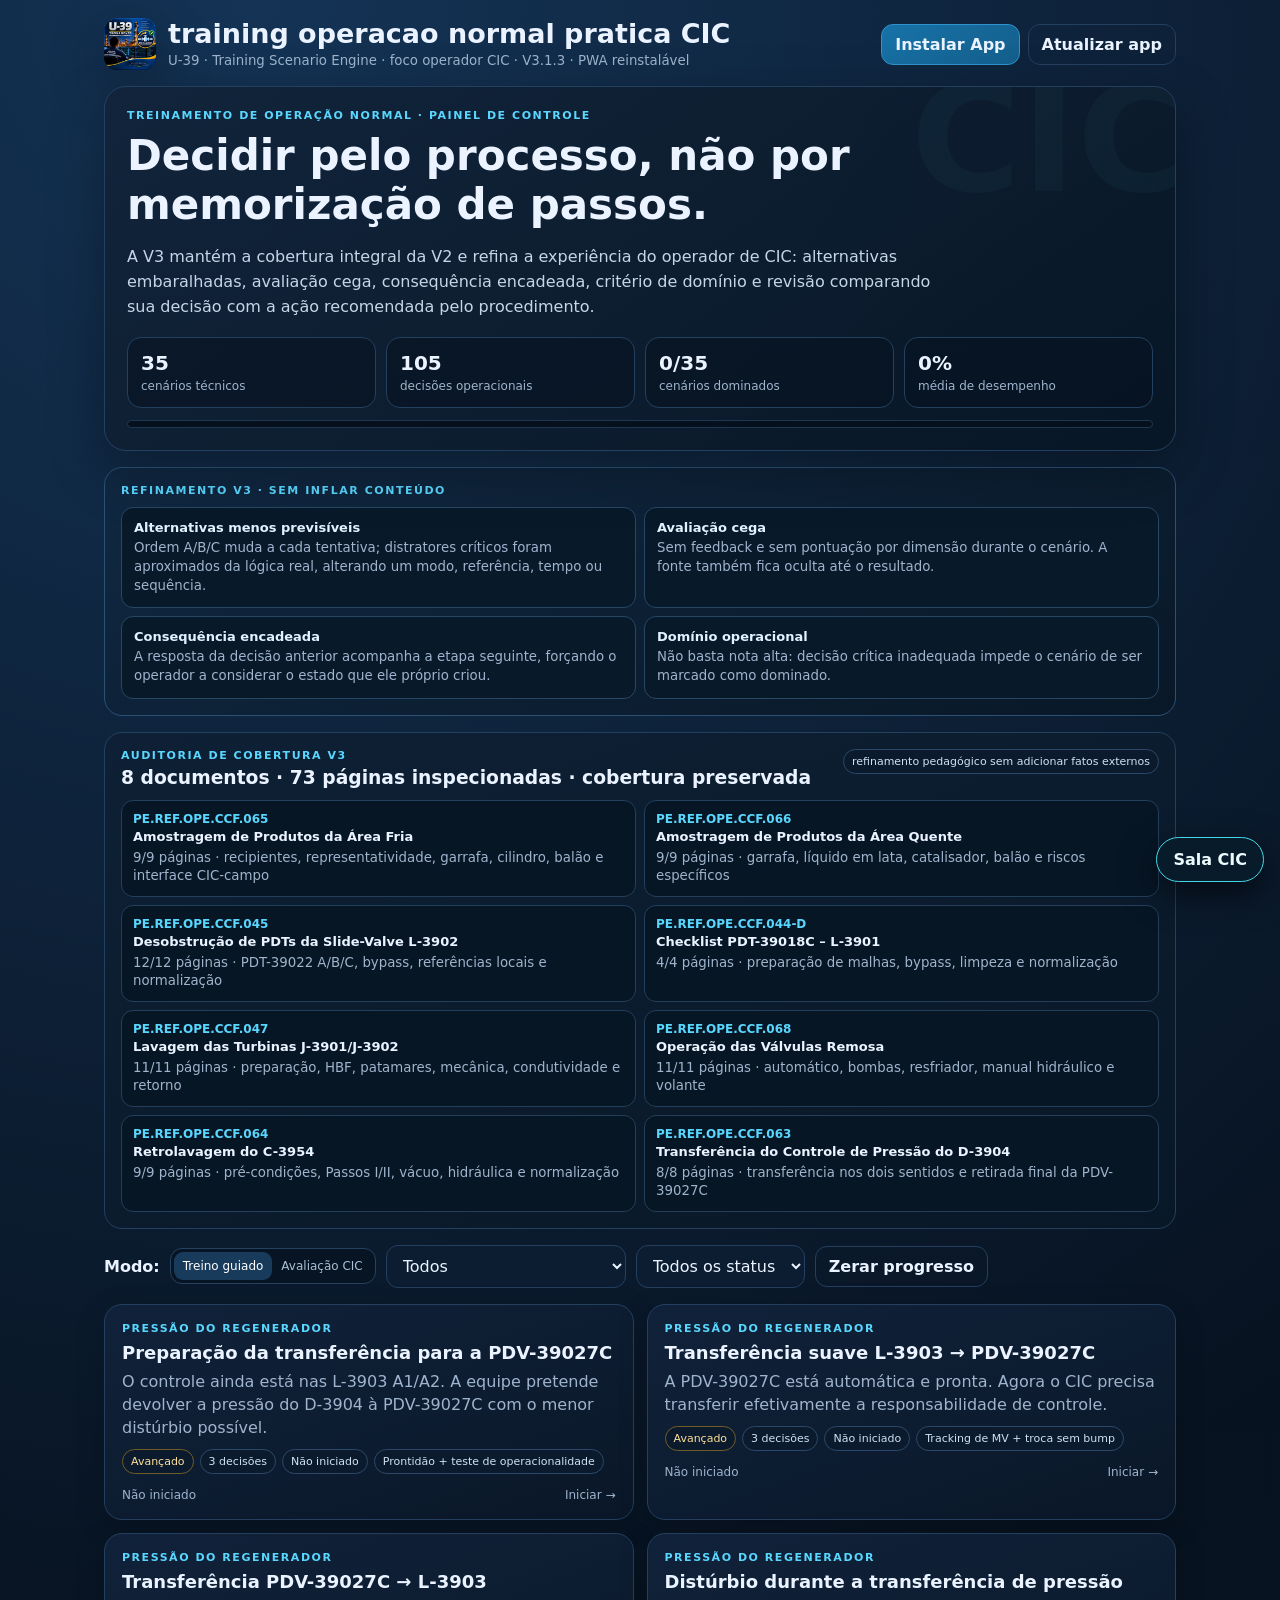
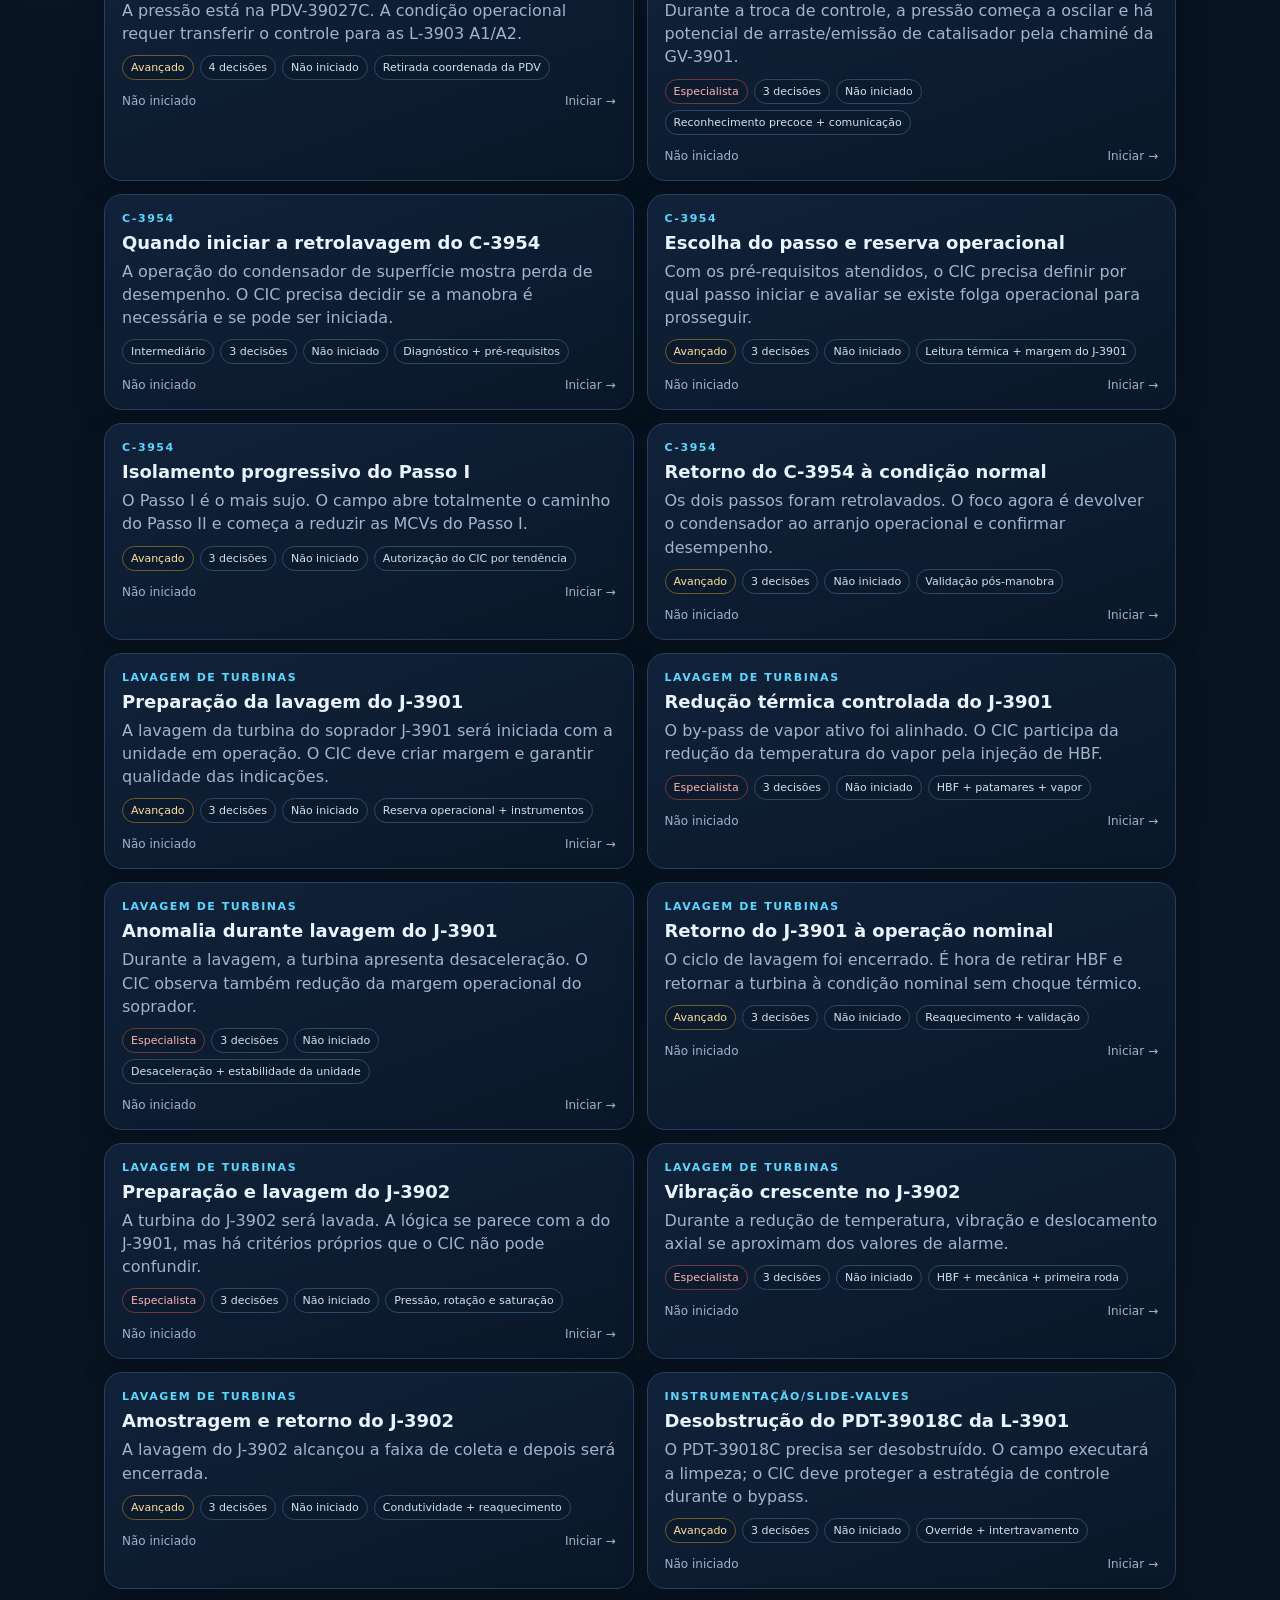
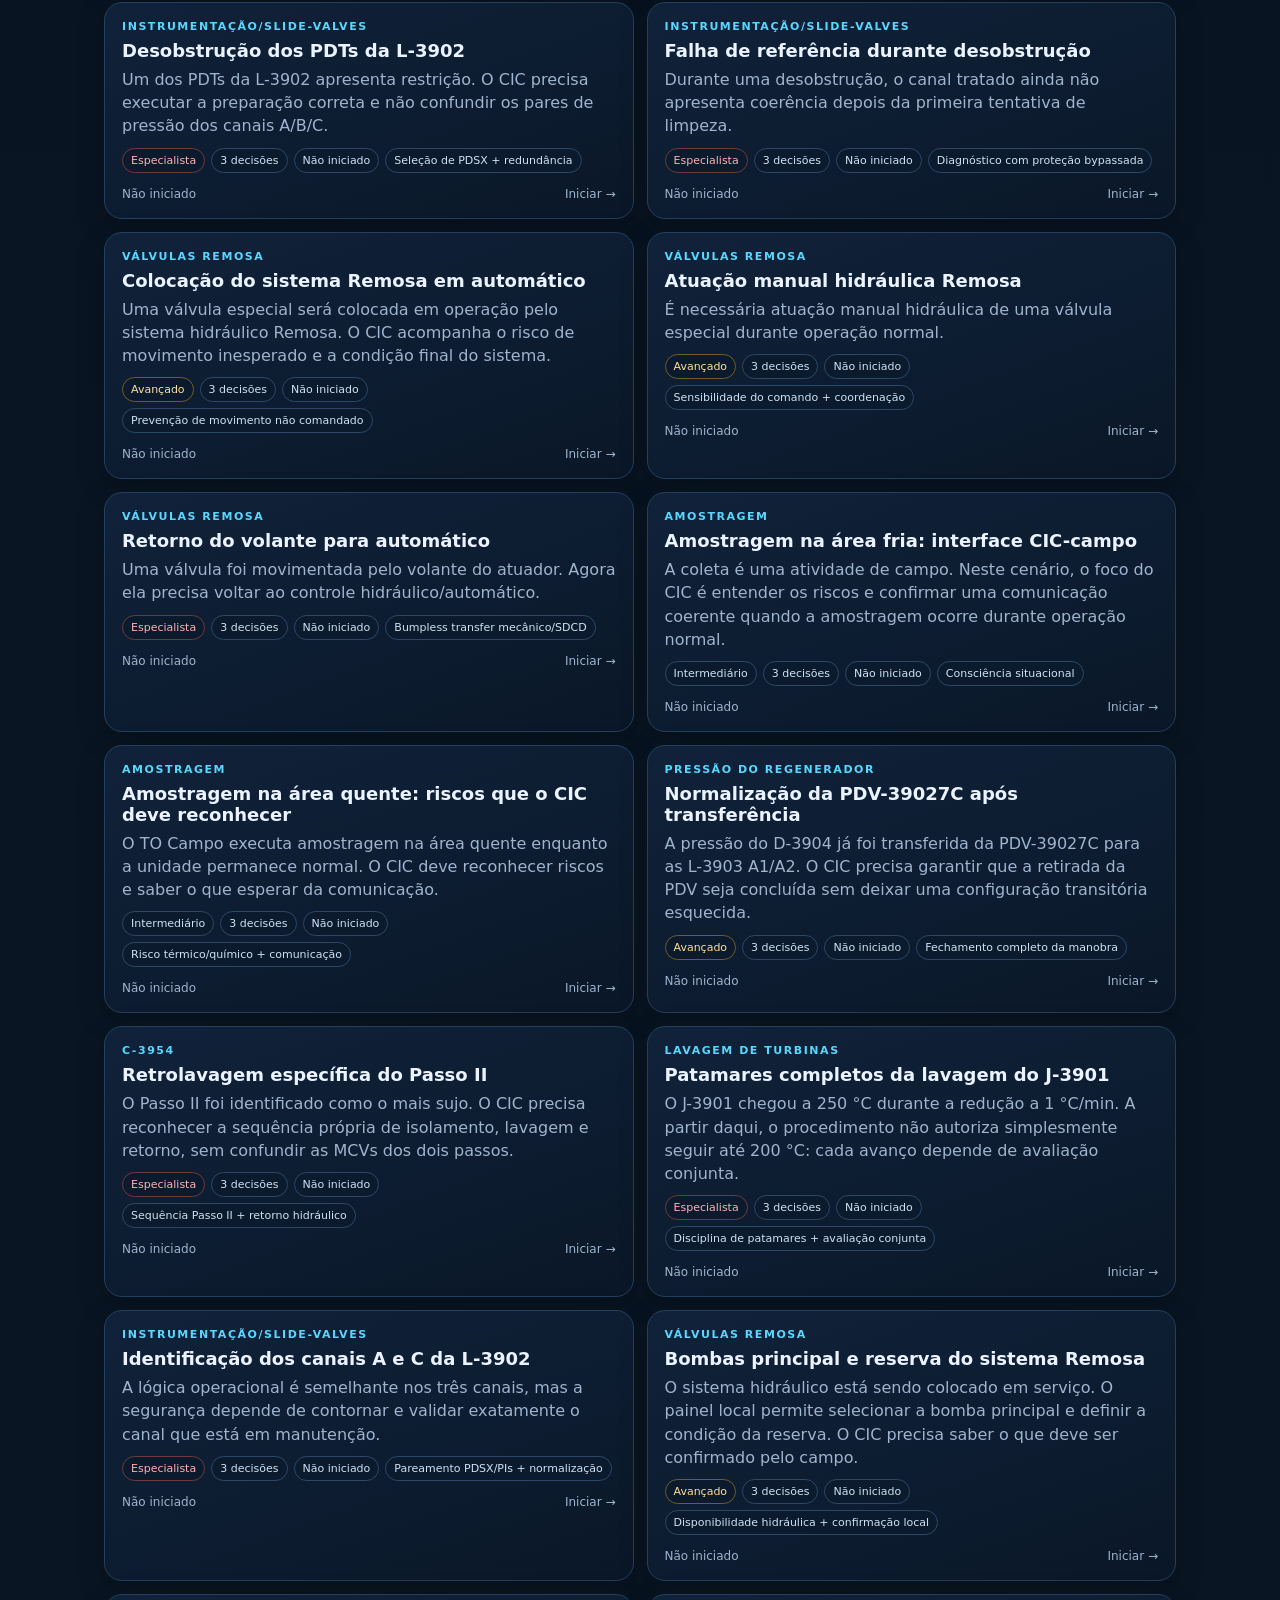
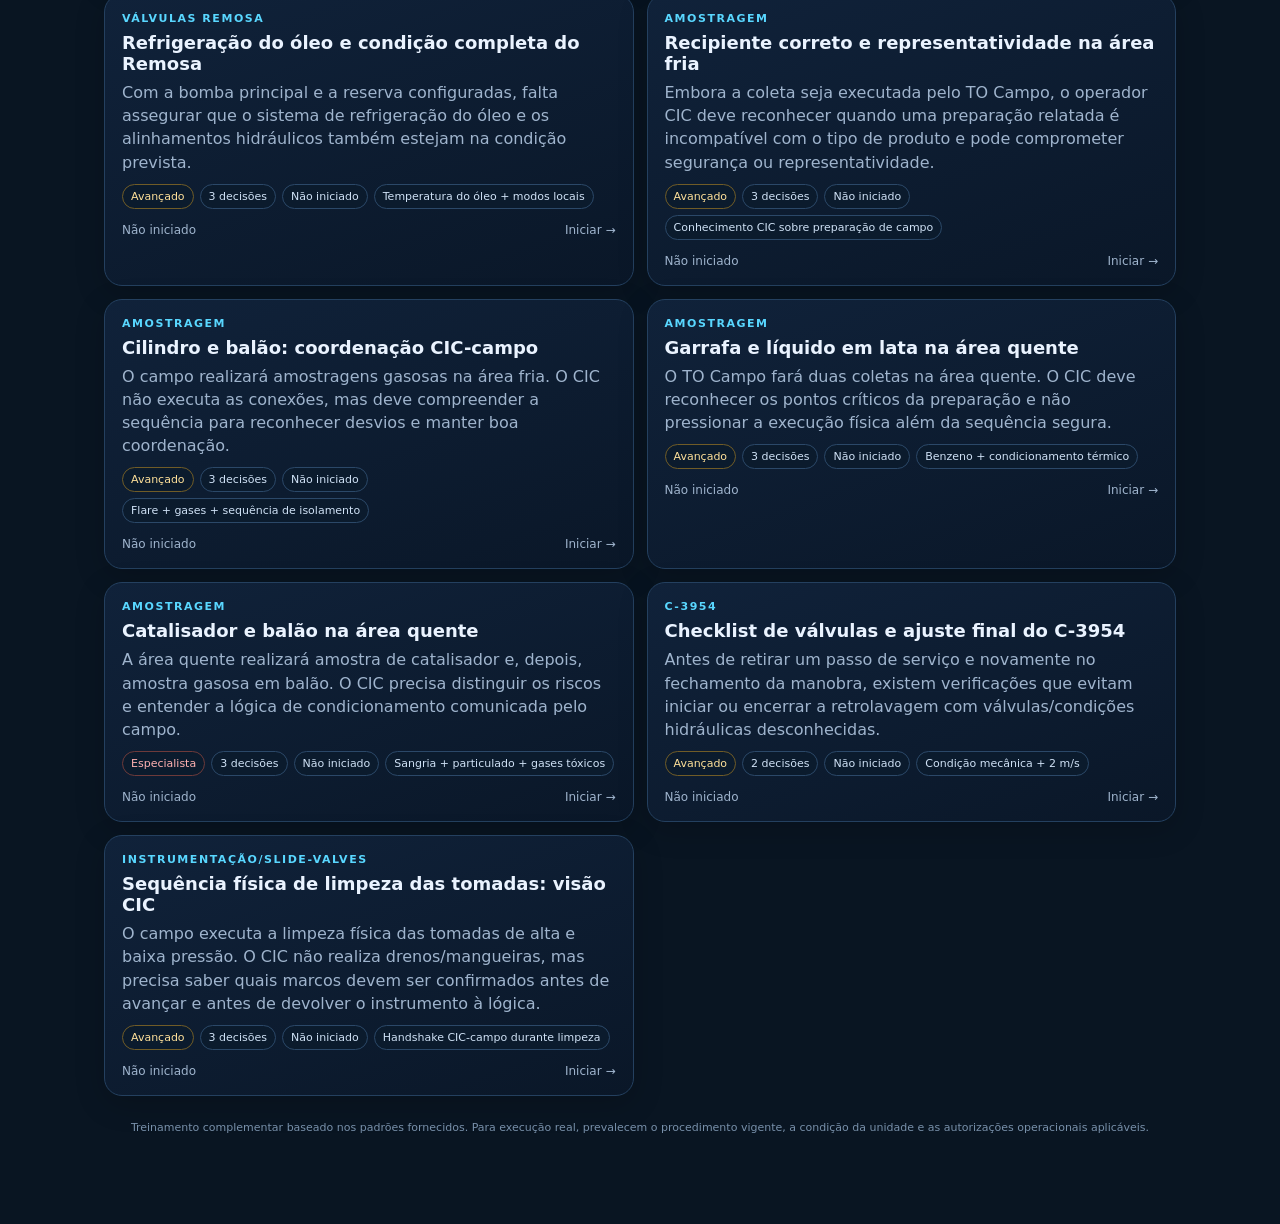
<file: index.html>
<!doctype html>
<html lang="pt-BR">
<head>
  <meta charset="utf-8" />
  <meta name="viewport" content="width=device-width,initial-scale=1,viewport-fit=cover" />
  <meta name="theme-color" content="#07111f" />
  <meta name="mobile-web-app-capable" content="yes" />
  <meta name="apple-mobile-web-app-capable" content="yes" />
  <meta name="apple-mobile-web-app-status-bar-style" content="black-translucent" />
  <meta name="apple-mobile-web-app-title" content="Operação Normal CIC" />

  <link rel="manifest" href="manifest.json" />
  <link rel="icon" type="image/png" sizes="192x192" href="icon-192.png" />
  <link rel="apple-touch-icon" href="icon-192.png" />
  <link rel="stylesheet" href="styles.css" />

  <title>training operacao normal pratica CIC</title>

  <!-- Captura o evento de instalação o mais cedo possível -->
  <script src="pwa.js"></script>
</head>
<body>
  <div id="app"></div>
  <script src="app.js" defer></script>
  <script src="sala-cic.js" defer></script>
</body>
</html>
</file>
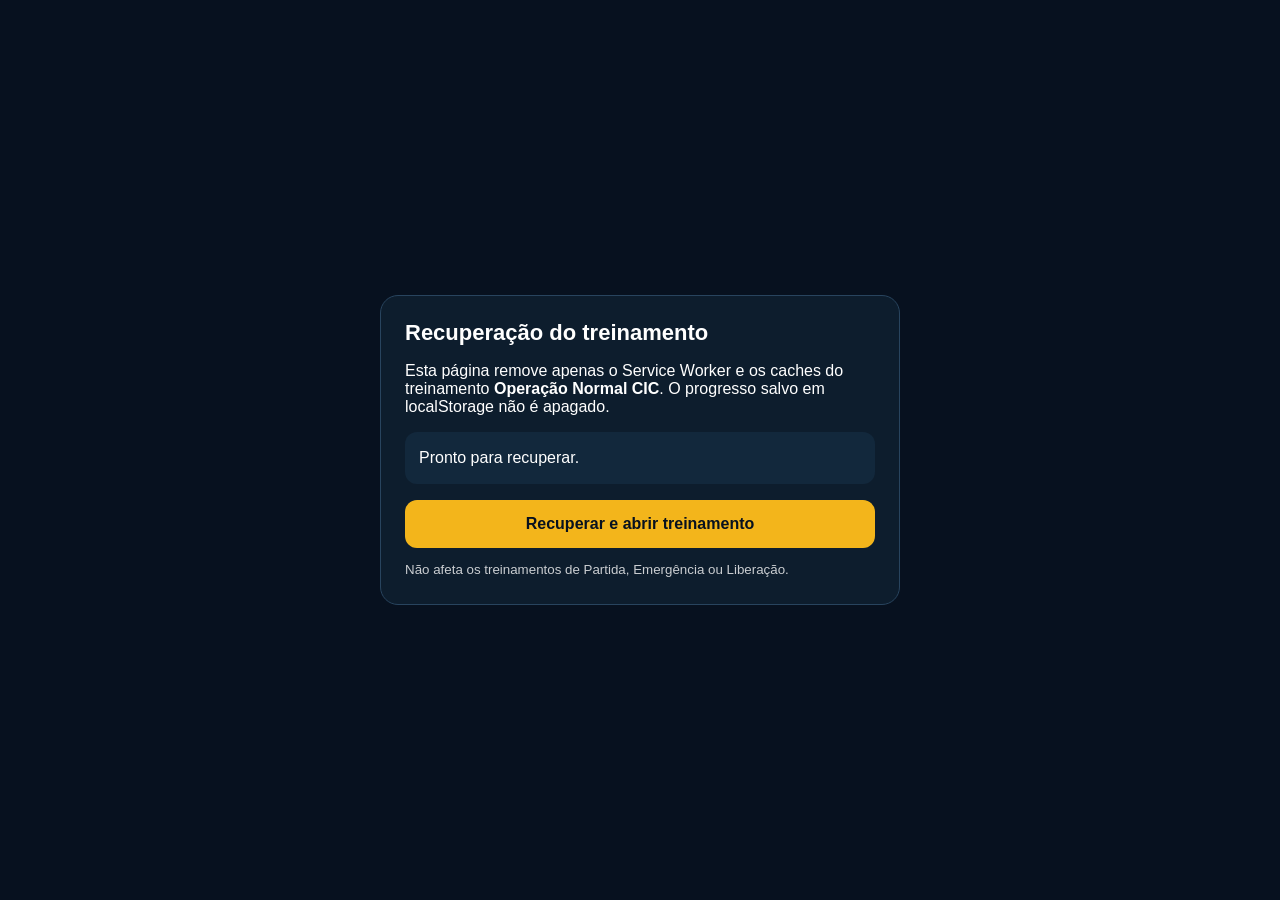
<file: reset.html>
<!doctype html>
<html lang="pt-BR">
<head>
<meta charset="utf-8">
<meta name="viewport" content="width=device-width,initial-scale=1">
<meta name="theme-color" content="#07111f">
<title>Recuperar Operação Normal CIC</title>
<style>
body{margin:0;background:#07111f;color:#fff;font-family:Arial,sans-serif;min-height:100vh;display:grid;place-items:center}
main{width:min(92%,520px);background:#0d1d2d;border:1px solid #28445e;border-radius:18px;padding:24px;box-sizing:border-box}
h1{font-size:22px;margin:0 0 12px}.status{padding:14px;border-radius:12px;background:#12283c;margin:16px 0;line-height:1.5}
button{width:100%;padding:15px;border:0;border-radius:12px;font-weight:700;font-size:16px;background:#f3b51b;color:#07111f}
small{display:block;margin-top:12px;opacity:.78;line-height:1.45}
</style>
</head>
<body>
<main>
<h1>Recuperação do treinamento</h1>
<p>Esta página remove apenas o Service Worker e os caches do treinamento <b>Operação Normal CIC</b>. O progresso salvo em localStorage não é apagado.</p>
<div id="status" class="status">Pronto para recuperar.</div>
<button id="go">Recuperar e abrir treinamento</button>
<small>Não afeta os treinamentos de Partida, Emergência ou Liberação.</small>
</main>
<script>
const APP_PATH='/training-operacao-normal-pratica-CIC/';
const CACHE_PREFIX='training-operacao-normal-cic-';
const statusEl=document.getElementById('status');

document.getElementById('go').onclick=async()=>{
  const btn=document.getElementById('go');
  btn.disabled=true;
  statusEl.textContent='Removendo cache antigo...';

  try{
    if('serviceWorker' in navigator){
      const regs=await navigator.serviceWorker.getRegistrations();
      const own=regs.filter(r=>r.scope && r.scope.includes(APP_PATH));
      await Promise.all(own.map(r=>r.unregister()));
    }

    if('caches' in window){
      const keys=await caches.keys();
      await Promise.all(
        keys.filter(k=>k.startsWith(CACHE_PREFIX)).map(k=>caches.delete(k))
      );
    }

    statusEl.textContent='Recuperação concluída. Abrindo versão limpa...';
    setTimeout(()=>{
      location.replace(APP_PATH+'?recovery='+Date.now());
    },500);
  }catch(err){
    console.error(err);
    statusEl.textContent='Não foi possível limpar automaticamente. Abra as configurações do Chrome e limpe os dados do site robexter.github.io.';
    btn.disabled=false;
  }
};
</script>
</body>
</html>
</file>
<file: styles.css>
:root{--bg:#07111f;--panel:#0c1a2c;--panel2:#11243a;--line:#24405f;--text:#eaf3ff;--muted:#9fb4cd;--cyan:#59d7ff;--green:#53e39c;--amber:#ffd166;--red:#ff6b6b;--blue:#76a8ff;--shadow:0 18px 55px rgba(0,0,0,.3)}
*{box-sizing:border-box} html{background:var(--bg);color-scheme:dark} body{margin:0;font-family:Inter,ui-sans-serif,system-ui,-apple-system,Segoe UI,Roboto,Arial,sans-serif;background:radial-gradient(circle at 20% 0,#143355 0,transparent 28%),linear-gradient(180deg,#07111f,#091522 70%);color:var(--text);min-height:100vh}
button,select{font:inherit}.app{max-width:1100px;margin:0 auto;padding:18px 14px 90px}.topbar{display:flex;justify-content:space-between;gap:12px;align-items:center;margin-bottom:16px}.brand{display:flex;align-items:center;gap:12px}.brand img{width:52px;height:52px;border-radius:13px;box-shadow:var(--shadow)}.brand h1{font-size:clamp(18px,4vw,27px);margin:0;line-height:1.05}.brand small{display:block;color:var(--muted);margin-top:5px}.actions{display:flex;gap:8px;flex-wrap:wrap;justify-content:flex-end}.btn{border:1px solid var(--line);background:#10243a;color:var(--text);padding:10px 13px;border-radius:12px;cursor:pointer;font-weight:700}.btn:hover{border-color:#3c638f}.btn.primary{background:linear-gradient(135deg,#1772a8,#145f8c);border-color:#2e93cd}.btn.good{background:#123e32;border-color:#246d55}.btn.warn{background:#4a3813;border-color:#84631e}.btn.ghost{background:transparent}.btn:disabled{opacity:.45;cursor:not-allowed}.hero{border:1px solid var(--line);background:linear-gradient(145deg,rgba(17,36,58,.95),rgba(8,22,37,.97));border-radius:22px;padding:22px;box-shadow:var(--shadow);overflow:hidden;position:relative}.hero:after{content:"CIC";position:absolute;right:-12px;top:-35px;font-size:150px;font-weight:900;color:rgba(89,215,255,.035);pointer-events:none}.eyebrow{text-transform:uppercase;letter-spacing:.14em;font-size:11px;color:var(--cyan);font-weight:800}.hero h2{font-size:clamp(24px,6vw,42px);margin:9px 0 9px;max-width:780px}.hero p{color:#c5d6e8;max-width:820px;line-height:1.55}.kpis{display:grid;grid-template-columns:repeat(4,1fr);gap:10px;margin-top:18px}.kpi{border:1px solid var(--line);background:rgba(6,17,31,.55);border-radius:14px;padding:13px}.kpi b{font-size:20px;display:block}.kpi span{font-size:12px;color:var(--muted)}.toolbar{display:flex;gap:10px;align-items:center;flex-wrap:wrap;margin:16px 0}.toolbar select{background:#0c1d31;color:var(--text);border:1px solid var(--line);padding:10px 12px;border-radius:12px}.grid{display:grid;grid-template-columns:repeat(2,minmax(0,1fr));gap:13px}.card{border:1px solid var(--line);background:linear-gradient(160deg,#10223a,#0a1728);border-radius:18px;padding:17px;box-shadow:0 8px 30px rgba(0,0,0,.18)}.card h3{margin:7px 0 7px;font-size:18px}.card p{margin:0;color:var(--muted);line-height:1.45}.badges{display:flex;flex-wrap:wrap;gap:6px;margin:10px 0}.badge{display:inline-flex;border:1px solid #2b4868;background:#0b1b2d;padding:5px 8px;border-radius:999px;font-size:11px;color:#cfe1f5}.badge.critical{border-color:#6d3a3a;color:#ffb1b1}.badge.medium{border-color:#705c27;color:#ffe19a}.scenario-card{cursor:pointer;transition:.2s}.scenario-card:hover{transform:translateY(-2px);border-color:#3c638f}.scenario-card.done{box-shadow:inset 4px 0 var(--green)}.scenario-card .foot{display:flex;justify-content:space-between;align-items:center;margin-top:14px;color:#9fb4cd;font-size:12px}.progress{height:8px;background:#06101d;border:1px solid #1e3854;border-radius:999px;overflow:hidden}.progress>i{display:block;height:100%;background:linear-gradient(90deg,var(--cyan),var(--green));width:0}.stage-shell{display:grid;grid-template-columns:minmax(0,1fr) 310px;gap:14px}.panel{border:1px solid var(--line);background:linear-gradient(160deg,#10223a,#0a1728);border-radius:18px;padding:17px}.panel h2,.panel h3{margin-top:0}.stategrid{display:grid;grid-template-columns:repeat(2,1fr);gap:8px}.statebox{background:#071625;border:1px solid #213d5a;border-radius:12px;padding:11px}.statebox span{display:block;color:var(--muted);font-size:11px}.statebox b{display:block;margin-top:4px;font-size:14px}.trend{font-size:12px;margin-left:4px}.trend.up{color:var(--red)}.trend.down{color:var(--amber)}.trend.stable{color:var(--green)}.decision{margin-top:14px}.decision h3{font-size:20px;line-height:1.35}.context{color:#c8d8e8;line-height:1.5;background:#091a2c;border-left:3px solid var(--cyan);padding:12px;border-radius:0 10px 10px 0}.options{display:grid;gap:9px;margin-top:14px}.option{text-align:left;border:1px solid #294866;background:#0c2035;color:#eaf3ff;border-radius:14px;padding:13px;cursor:pointer;line-height:1.4}.option:hover{border-color:#4d79a5;background:#102a46}.option.selected.correct{border-color:#2d9b6b;background:#10382c}.option.selected.partial{border-color:#a47720;background:#403114}.option.selected.wrong{border-color:#a54343;background:#3b1a22}.option:disabled{cursor:default;opacity:.92}.feedback{margin-top:12px;border-radius:14px;padding:13px;border:1px solid #28445f;background:#0a1b2b}.feedback.good{border-color:#286c52}.feedback.warn{border-color:#7a5a21}.feedback.bad{border-color:#773737}.feedback b{display:block;margin-bottom:5px}.metrics{display:grid;grid-template-columns:1fr 1fr;gap:8px}.metric{padding:10px;border:1px solid #223c58;border-radius:12px;background:#071625}.metric span{font-size:11px;color:var(--muted);display:block}.metric b{font-size:18px}.source{margin-top:12px;border-top:1px dashed #28445f;padding-top:11px;font-size:12px;color:#91a8c1}.source strong{color:#cfe1f5}.statusline{display:flex;justify-content:space-between;gap:12px;align-items:center;margin-bottom:12px}.breadcrumbs{font-size:12px;color:var(--muted)}.modebar{display:flex;align-items:center;gap:8px}.switch{display:inline-flex;background:#061423;border:1px solid #25435f;border-radius:12px;padding:3px}.switch button{border:0;background:transparent;color:#a9bfd6;padding:7px 9px;border-radius:9px;cursor:pointer;font-size:12px}.switch button.on{background:#183a5b;color:white}.final-grid{display:grid;grid-template-columns:repeat(5,1fr);gap:8px;margin:14px 0}.score-big{font-size:52px;font-weight:900}.score-big small{font-size:18px;color:var(--muted)}.review-list{display:grid;gap:8px}.review{border:1px solid #29445f;background:#091a2b;border-radius:12px;padding:11px}.review b{display:block}.review small{color:var(--muted)}.notice{margin:14px 0;padding:12px;border:1px solid #644f22;background:#34290f;border-radius:13px;color:#ffe7a9}.footer-note{color:#7890aa;font-size:11px;text-align:center;margin-top:25px}.hidden{display:none!important}
@media(max-width:820px){.stage-shell{grid-template-columns:1fr}.side{order:-1}.grid{grid-template-columns:1fr}.kpis{grid-template-columns:1fr 1fr}.final-grid{grid-template-columns:1fr 1fr}.topbar{align-items:flex-start}.actions{max-width:180px}.brand img{width:46px;height:46px}}
@media(max-width:520px){.app{padding:12px 10px 90px}.hero{padding:17px}.kpis{grid-template-columns:1fr 1fr}.stategrid{grid-template-columns:1fr}.btn{padding:9px 10px}.actions .btn.ghost{display:none}.score-big{font-size:44px}}
.coverage{margin:16px 0;border:1px solid var(--line);background:linear-gradient(160deg,#0e2035,#091827);border-radius:18px;padding:16px}.coverage-head{display:flex;justify-content:space-between;gap:12px;align-items:flex-start;margin-bottom:12px}.coverage-head h3{margin:5px 0 0}.coverage-grid{display:grid;grid-template-columns:repeat(2,minmax(0,1fr));gap:8px}.coverage-item{border:1px solid #223f5c;background:#071625;border-radius:12px;padding:11px}.coverage-item b,.coverage-item span,.coverage-item small{display:block}.coverage-item b{font-size:12px;color:var(--cyan);margin-bottom:3px}.coverage-item span{font-size:13px;font-weight:700}.coverage-item small{margin-top:5px;color:var(--muted);line-height:1.35}
@media(max-width:700px){.coverage-head{display:block}.coverage-head .badge{margin-top:10px}.coverage-grid{grid-template-columns:1fr}}
.refinement{margin:16px 0;border:1px solid #2b5275;background:linear-gradient(155deg,#102842,#091827);border-radius:18px;padding:16px}.refine-grid{display:grid;grid-template-columns:repeat(2,minmax(0,1fr));gap:8px;margin-top:10px}.refine-grid>div{border:1px solid #284763;background:#08192a;border-radius:12px;padding:12px}.refine-grid b,.refine-grid small{display:block}.refine-grid b{font-size:13px;color:#dff4ff;margin-bottom:4px}.refine-grid small{color:var(--muted);line-height:1.4}.badge.mastered{border-color:#2d7658;color:#9ff0c8;background:#0e2e24}.badge.review-needed{border-color:#866824;color:#ffe2a1;background:#352a10}.scenario-card.mastered{box-shadow:inset 4px 0 var(--green)}.scenario-card.review{box-shadow:inset 4px 0 var(--amber)}.gate{display:inline-block;margin-left:7px;padding:3px 6px;border:1px solid #7b4040;background:#3b1b22;color:#ffb9b9;border-radius:999px;font-size:10px;font-weight:800;letter-spacing:.07em}.carry{margin-top:10px}.carry-good{border-color:#2a6d54;background:#0d2f25}.carry-warn{border-color:#826522;background:#392d12}.carry-bad{border-color:#814141;background:#351820}.blind-box{margin-top:15px;padding:12px;border:1px dashed #3c638f;background:#091a2b;border-radius:12px}.blind-box b,.blind-box span{display:block}.blind-box span{font-size:12px;color:var(--muted);margin-top:4px;line-height:1.4}.decision-margin{margin-top:9px;padding:10px 11px;border:1px solid #294864;border-radius:12px;background:#071625;display:flex;justify-content:space-between;align-items:center}.decision-margin span{font-size:11px;color:var(--muted)}.decision-margin b{font-size:18px}.recommended{margin-top:9px;padding-top:9px;border-top:1px dashed #36546f;color:#d9eaff}.mastery{margin:14px 0;padding:13px;border:1px solid #2d7658;background:#0e2e24;border-radius:13px}.mastery b,.mastery span{display:block}.mastery span{margin-top:3px;color:#bfe8d4;font-size:12px}.coaching{margin:14px 0;padding:13px;border:1px solid #355a7d;background:#0a1c2e;border-radius:13px}.coaching b,.coaching span,.coaching small{display:block}.coaching span{margin-top:5px;color:#d2e3f4}.coaching small{margin-top:7px;color:var(--muted)}.review{display:grid;gap:5px}.review.correct{border-left:3px solid var(--green)}.review.partial{border-left:3px solid var(--amber)}.review.wrong{border-left:3px solid var(--red)}.review-head{display:flex;justify-content:space-between;gap:10px}.review-head span{font-size:11px;color:var(--muted)}.review small strong{color:#dcecff}.toolbar select{max-width:240px}
@media(max-width:700px){.refine-grid{grid-template-columns:1fr}.review-head{display:block}.review-head span{display:block;margin-top:3px}}
</file>
